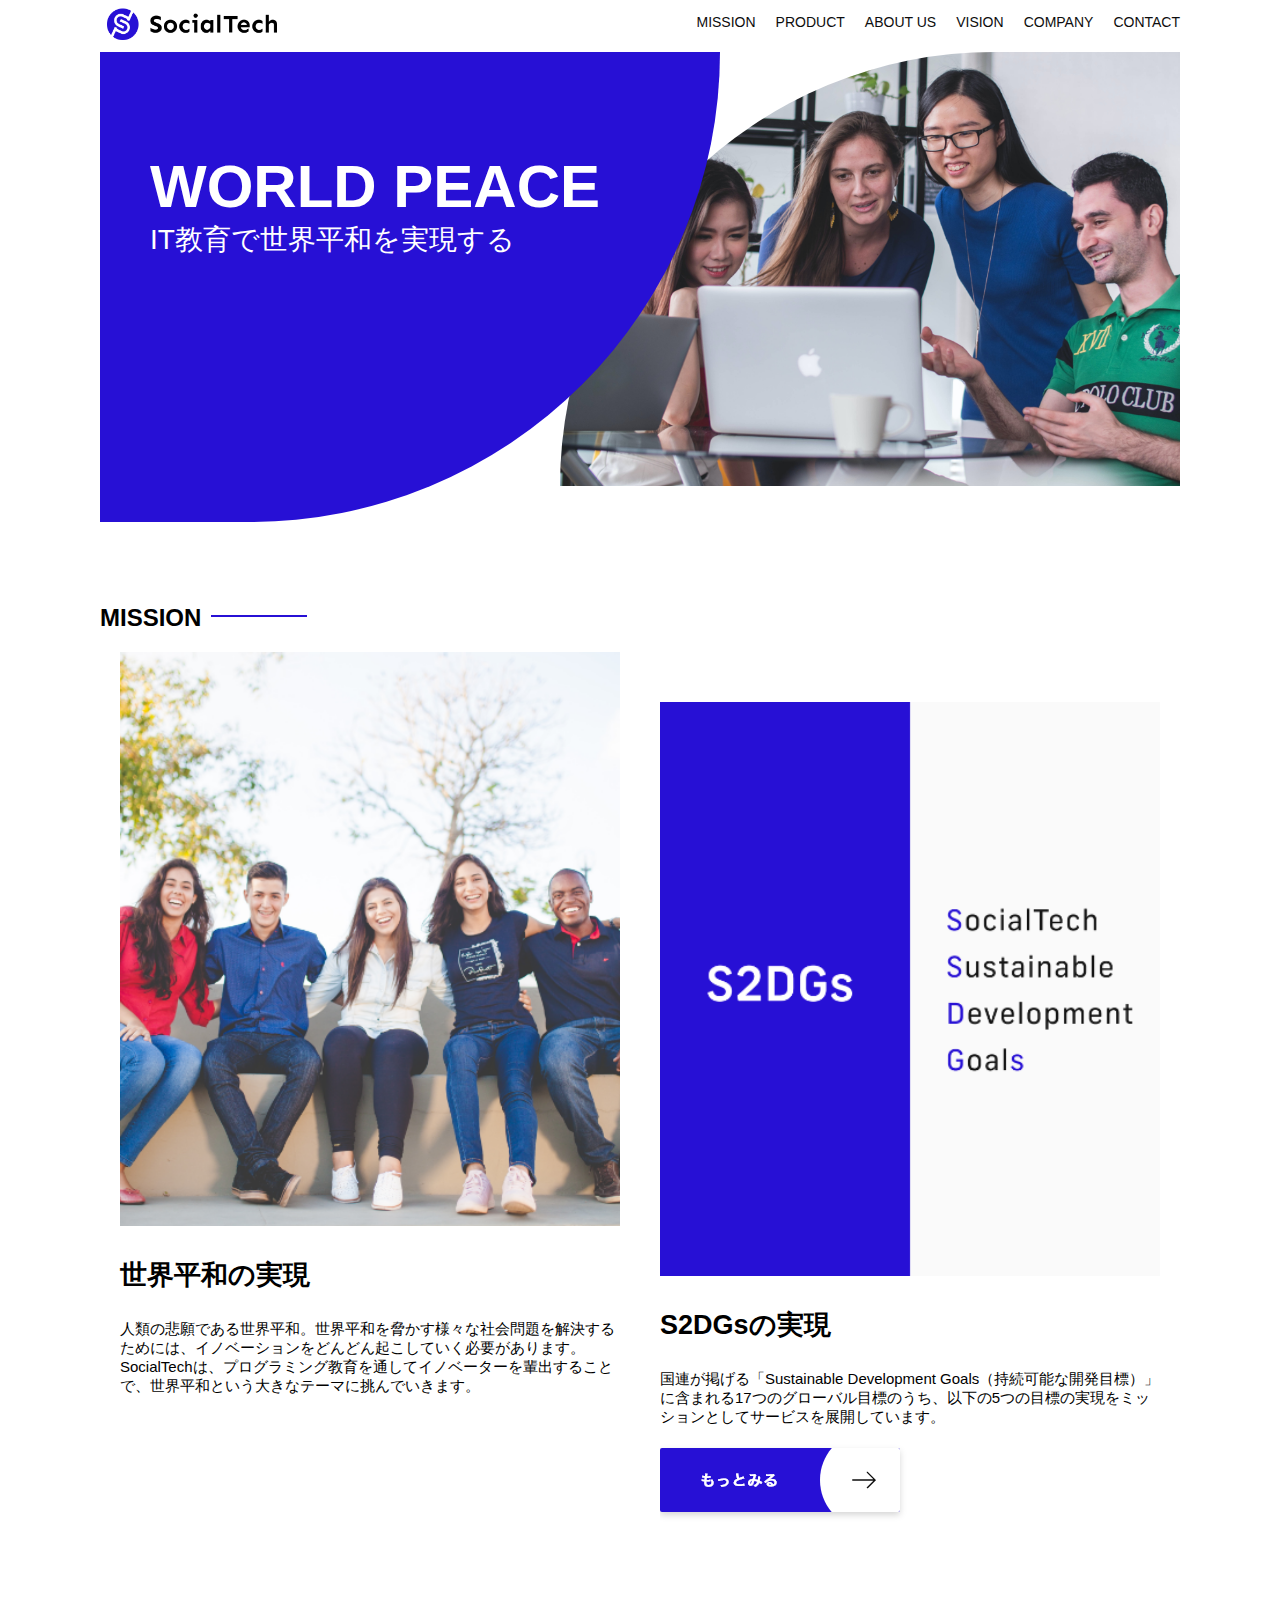
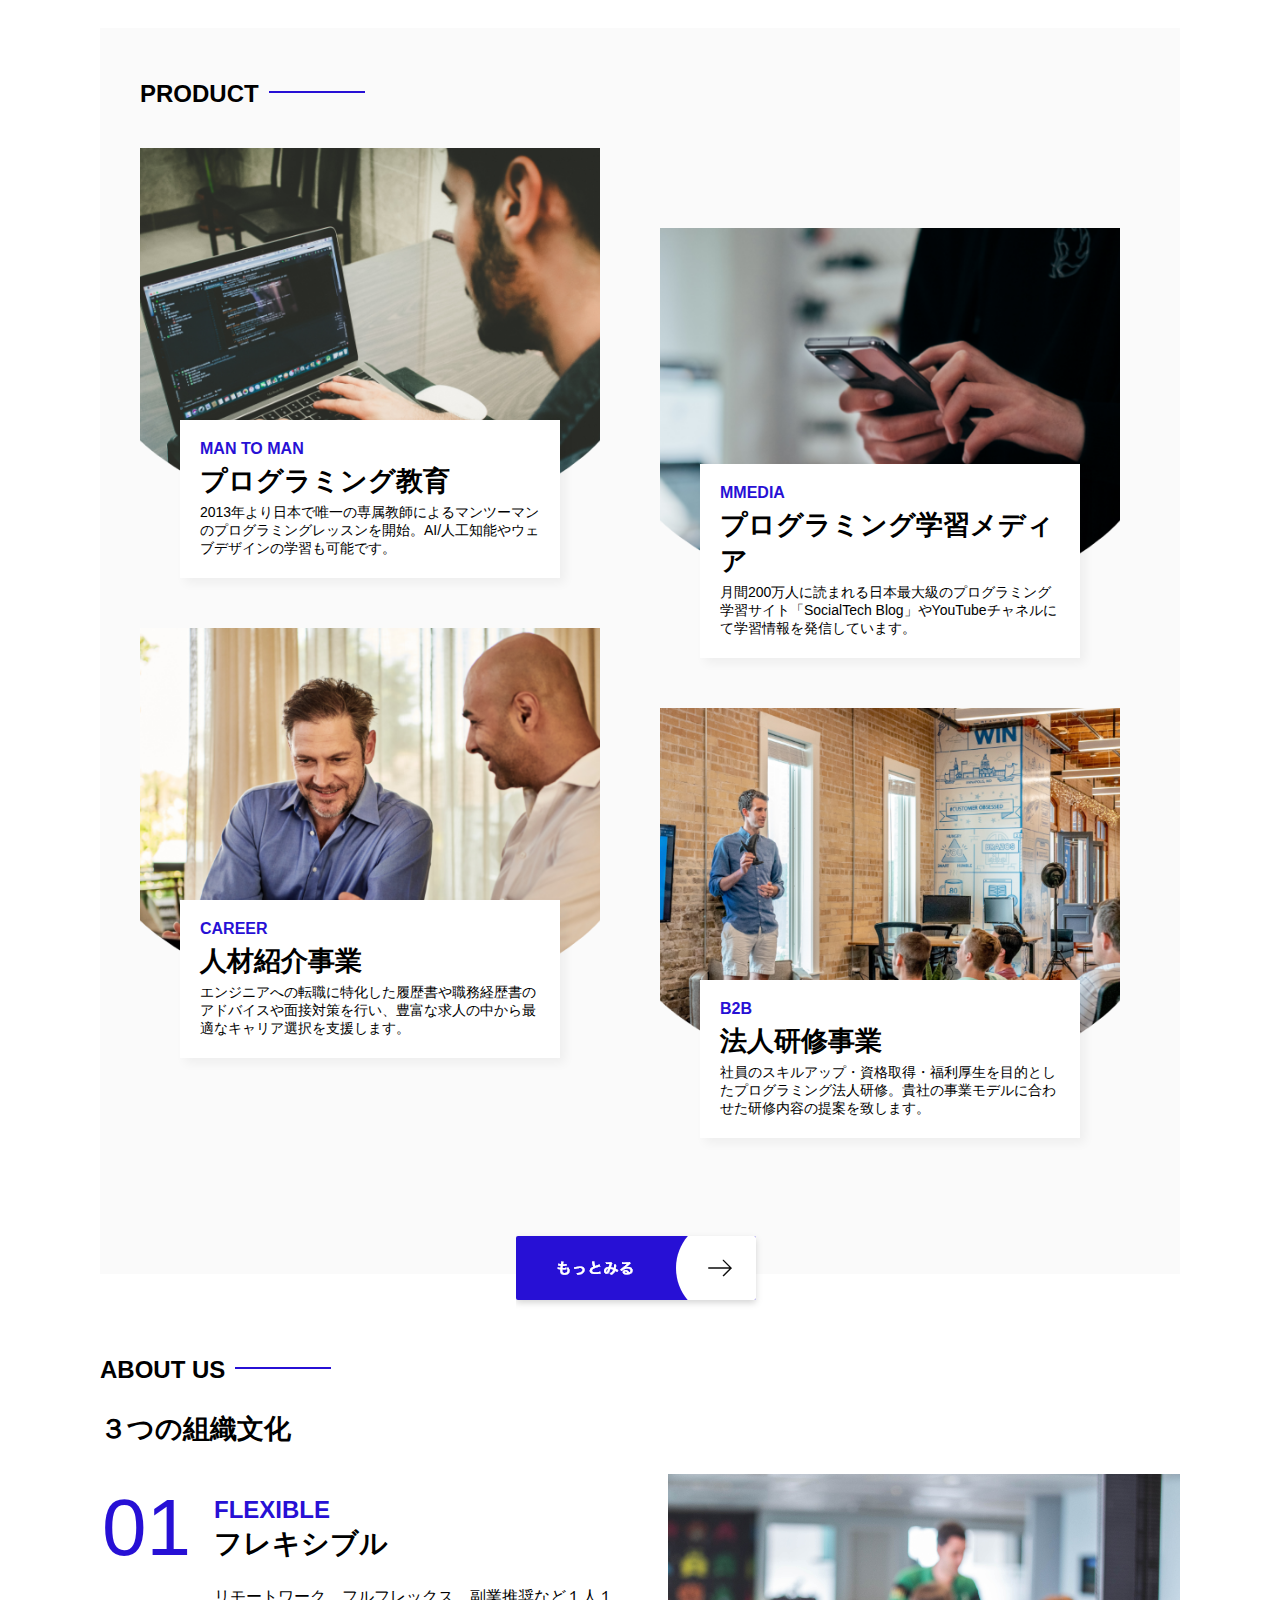
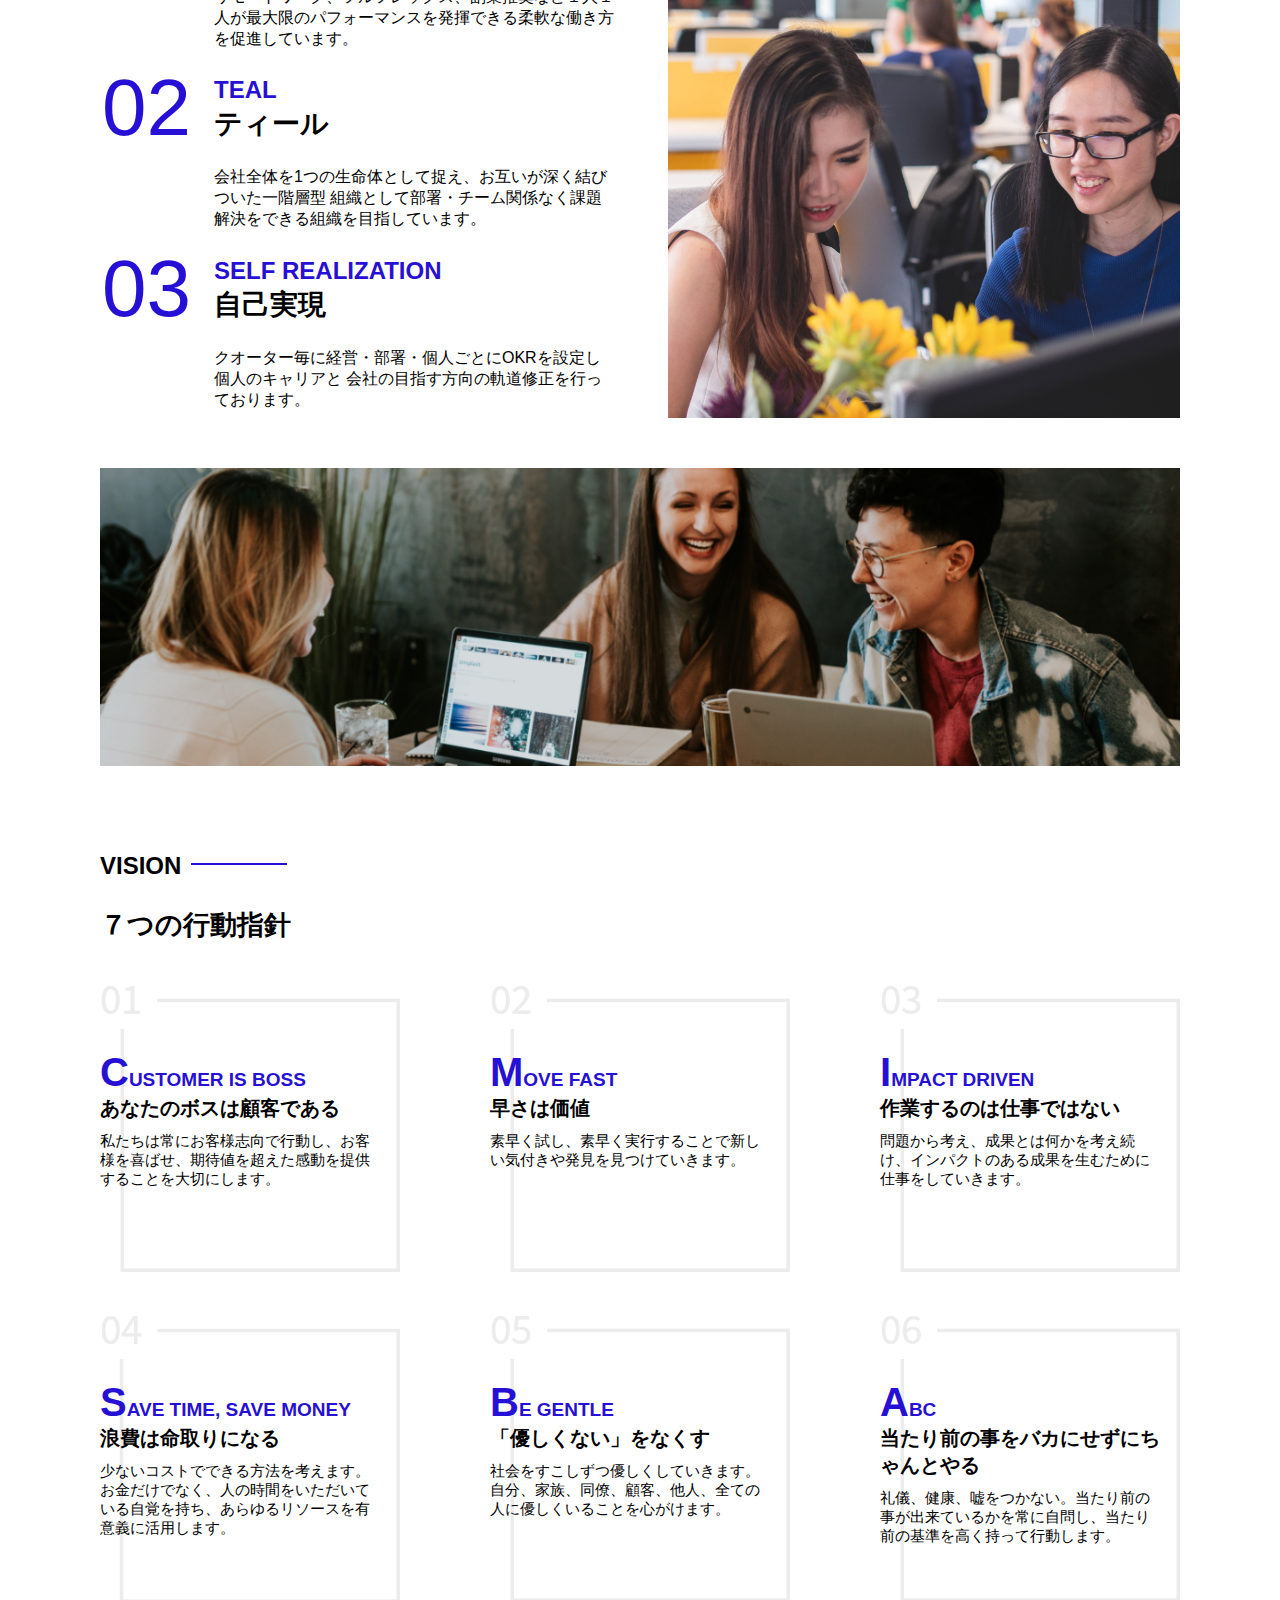
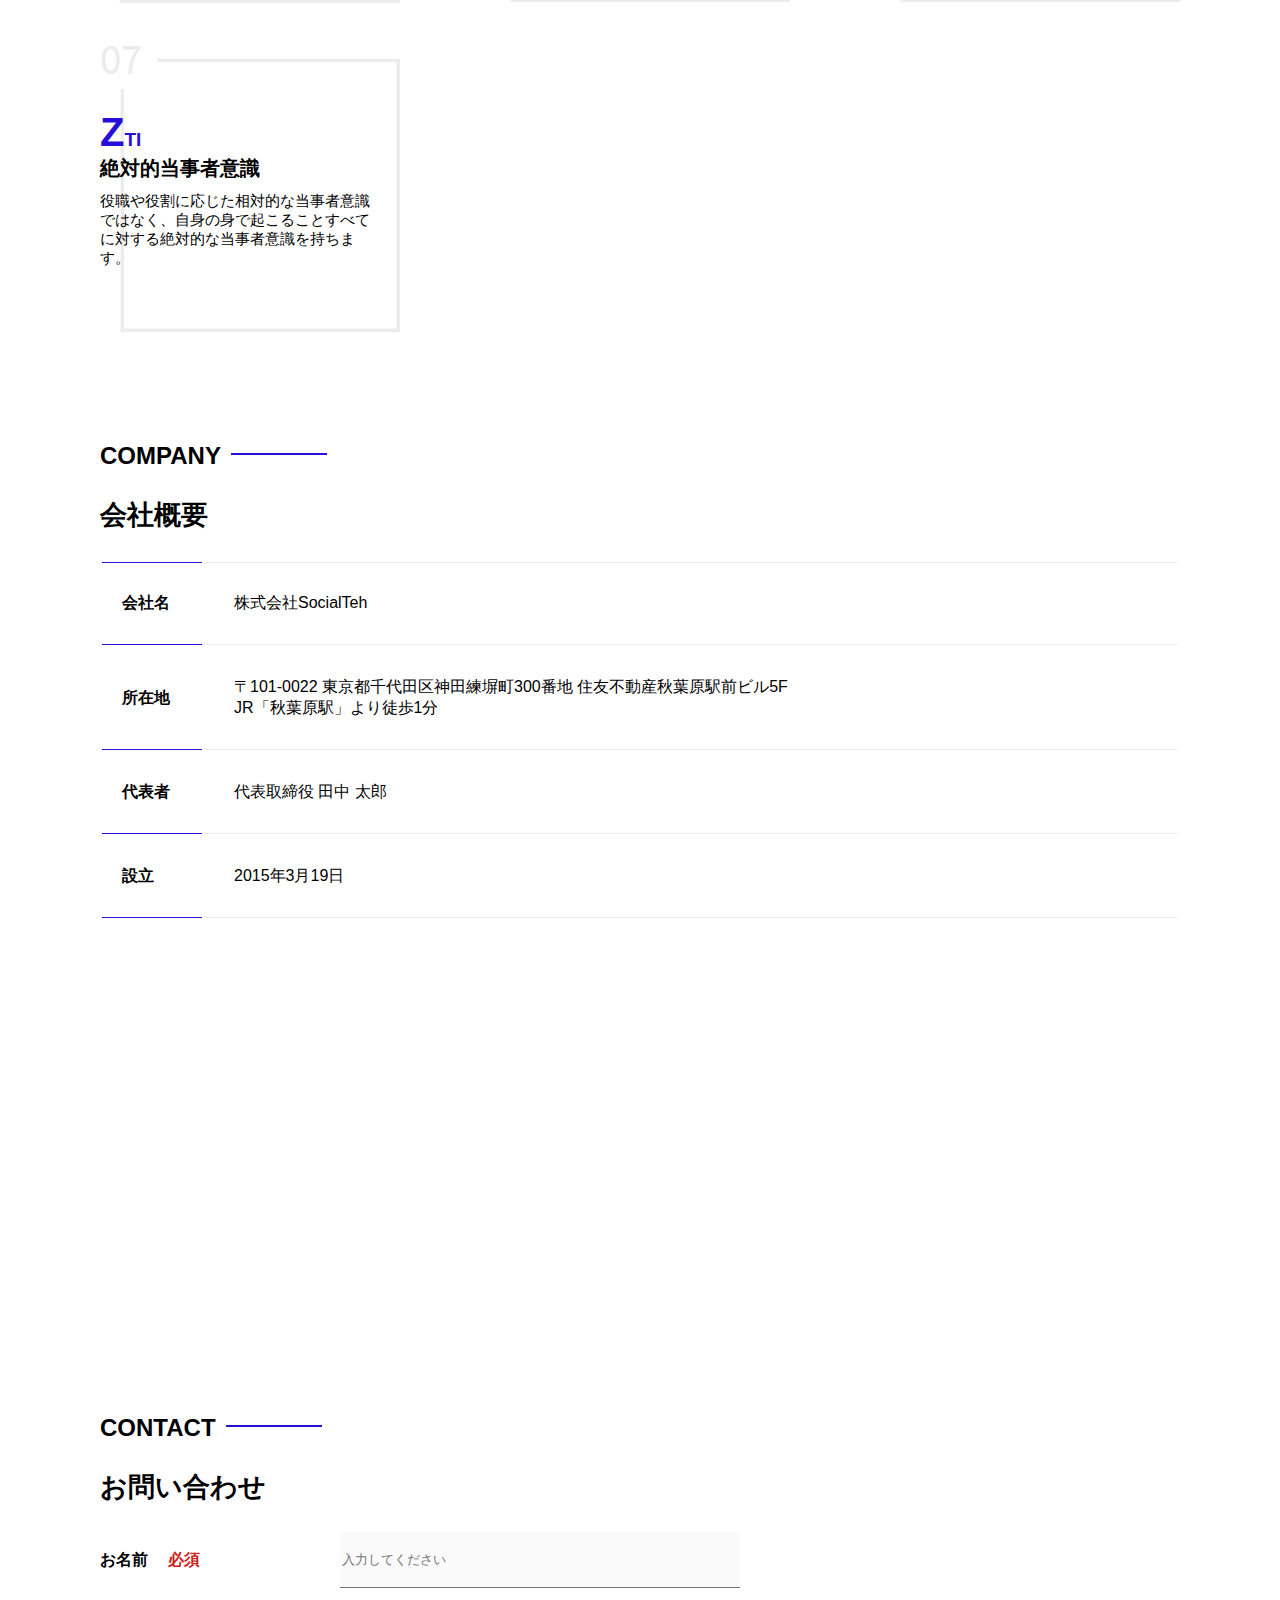
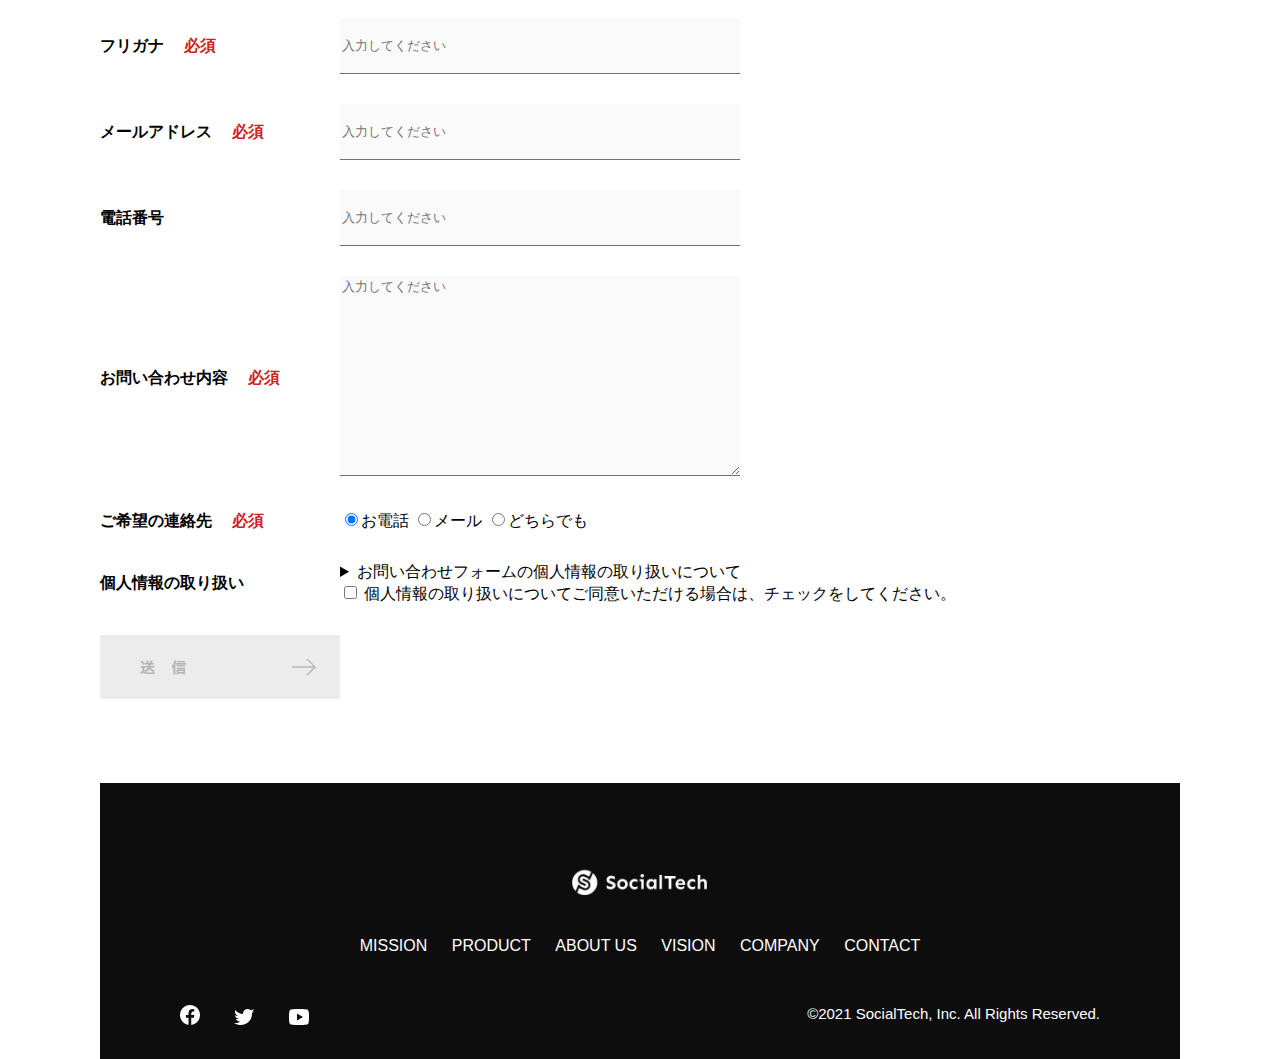
<file: index.html>
<!DOCTYPE html>
<html>

  <head>
    <title>SocialTech</title>
    <meta charset="UTF-8">
    <meta name="description" content="SocialTechはEdTech業界のリーディングカンパニーを目指します。">
    <meta name="viewport" content="width=device-width, initial-scale=1.0">
    <link rel="stylesheet" href="style.css">
  </head>

  <body>
    <!-- ヘッダー -->
    <header>
      <!-- ロゴ -->
      <a href="index.html" id="logo">
        <img src="images/logo.png" alt="トップページに戻る">
      </a>

      <!-- PC用ナビゲーション -->
      <nav id="nav-pc">
        <ul>
          <li><a href="mission.html">MISSION</a></li>
          <li><a href="product.html">PRODUCT</a></li>
          <li><a href="index.html#aboutus">ABOUT US</a></li>
          <li><a href="index.html#vision">VISION</a></li>
          <li><a href="index.html#company">COMPANY</a></li>
          <li><a href="index.html#contact">CONTACT</a></li>
        </ul>
      </nav>
      <!-- スマホ用メニューボタン -->
      <button id="menu-sp" onclick="document.getElementById('nav-sp').style.display = 'block'">
        <img src="images/button-menu.png" alt="ナビゲーションを開く">
      </button>
        
      <!-- スマホ用ナビゲーション -->
      <div id="nav-sp">
        <button id="close" onclick="document.getElementById('nav-sp').style.display = 'none'">
          <img src="images/button-close.png" alt="ナビゲーションを閉じる">
        </button>

        <nav>
          <ul>
            <li>
              <a id="logo-sp" href="index.html" onclick="document.getElementById('nav-sp').style.display = 'none'"><img
                  src="images/logo-sp.png" alt="トップページに戻る"></a>
            </li>
            <li><a class="menu" href="mission.html"
                onclick="document.getElementById('nav-sp').style.display = 'none'">MISSION</a></li>
            <li><a class="menu" href="product.html"
                onclick="document.getElementById('nav-sp').style.display = 'none'">PRODUCT</a></li>
            <li><a class="menu" href="index.html#aboutus"
                onclick="document.getElementById('nav-sp').style.display = 'none'">ABOUT US</a></li>
            <li><a class="menu" href="index.html#vision"
                onclick="document.getElementById('nav-sp').style.display = 'none'">VISION</a></li>
            <li><a class="menu" href="index.html#company"
                onclick="document.getElementById('nav-sp').style.display = 'none'">COMPANY</a></li>
            <li><a class="menu" href="index.html#contact"
                onclick="document.getElementById('nav-sp').style.display = 'none'">CONTACT</a></li>
          </ul>
        </nav>
        <div id="sns">
          <a href="https://www.facebook.com/sejuku2013">
            <img src="images/button-facebook.png" alt="Facebookのリンク">
          </a>
          <a href="https://twitter.com/samuraijuku">
            <img src="images/button-twitter.png" alt="Twitterのリンク">
          </a>
          <a href="https://www.youtube.com/channel/UCCFOQO5aDK0xXam4cUQXT8g">
            <img src="images/button-youtube.png" alt="YouTubeのリンク">
          </a>
        </div>
      </div>
    </header>

    <main>
      <article>
        <!-- メインビジュアル -->
        <section id="main-visual">
          <div id="main-message">
            <h1>WORLD PEACE</h1>
            <p>IT教育で世界平和を実現する</p>
          </div>
          <img src="images/index/index-main.png" alt="PCの周りに集まる多国籍の仲間たち">
        </section>

        <!-- ミッション -->
        <section id="mission">
          <h2 class="index-h2">MISSION</h2>
          <div id="mission-flex">
            <div>
              <img src="images/index/index-mission.png" alt="屋外のベンチで写真を撮影する外国籍の仲間たち" id="mission-photo">
              <h3>世界平和の実現</h3>
              <p>
                人類の悲願である世界平和。世界平和を脅かす様々な社会問題を解決するためには、イノベーションをどんどん起こしていく必要があります。SocialTechは、プログラミング教育を通してイノベーターを輩出することで、世界平和という大きなテーマに挑んでいきます。
              </p>
            </div>
            <div>
              <img src="images/index/s2dgs.png" alt=S2DGs" id="s2dgs">
              <h3>S2DGsの実現</h3>
              <p>
                国連が掲げる「Sustainable Development Goals（持続可能な開発目標）」に含まれる17つのグローバル目標のうち、以下の5つの目標の実現をミッションとしてサービスを展開しています。
              </p>
              <a href="mission.html">
                <img src="images/button-more.png" alt="もっとみる">
              </a>
            </div>
          </div>
        </section>

        <!-- プロダクト -->
        <section id="product">
          <h2 class="index-h2">PRODUCT</h2>
          <div class="product-flex">
            <div id="product-left">
              <div>
                <img src="images/index/index-mantoman.png" alt="PCでコードを書く男性" class="product-photo">
                <div class="product-explain">
                  <span>MAN TO MAN</span>
                  <h3>プログラミング教育</h3>
                  <p>2013年より日本で唯一の専属教師によるマンツーマンのプログラミングレッスンを開始。AI/人工知能やウェブデザインの学習も可能です。</p>
                </div>
              </div>
              <div>
                <img src="images/index/index-career.png" alt="笑顔で話し合う2人の男性" class="product-photo">
                <div class="product-explain">
                  <span>CAREER</span>
                  <h3>人材紹介事業</h3>
                  <p>エンジニアへの転職に特化した履歴書や職務経歴書のアドバイスや面接対策を行い、豊富な求人の中から最適なキャリア選択を支援します。</p>
                </div>
              </div>
            </div>
            <div id="product-right">
              <div>
                <img src="images/index/index-media.png" alt="スマートフォンを操作する人" class="product-photo">
                <div class="product-explain">
                  <span>MMEDIA</span>
                  <h3>プログラミング学習メディア</h3>
                  <p>月間200万人に読まれる日本最大級のプログラミング学習サイト「SocialTech Blog」やYouTubeチャネルにて学習情報を発信しています。</p>
                </div>
              </div>
              <div>
                <img src="images/index/index-b2b.png" alt="講演中の男性とそれを聴く人々" class="product-photo">
                <div class="product-explain">
                  <span>B2B</span>
                  <h3>法人研修事業</h3>
                  <p>社員のスキルアップ・資格取得・福利厚生を目的としたプログラミング法人研修。貴社の事業モデルに合わせた研修内容の提案を致します。</p>
                </div>
              </div>
            </div>
          </div>
          </div>
          <div id="product-more">
            <a href="product.html">
              <img src="images/button-more.png" alt="もっとみる">
            </a>
          </div>
        </section>
        <!-- ABOUT US -->
        <section id="aboutus">
          <h2 class="index-h2">ABOUT US</h2>
          <h3>３つの組織文化</h3>
          <div>
            <table class="culture-table">
              <tr>
                <td class="culture-num">01</td>
                <th><span class="culture-en">FLEXIBLE</span><br>フレキシブル</th>
              </tr>
              <tr>
                <td>
                  <!-- 空のセル -->
                </td>
                <td class="culture-description">リモートワーク、フルフレックス、副業推奨など１人１人が最大限のパフォーマンスを発揮できる柔軟な働き方を促進しています。</td>
              </tr>
              <tr>
                <td class="culture-num">02</td>
                <th><span class="culture-en">TEAL</span><br>ティール</th>
              </tr>
              <tr>
                <td>
                  <!-- 空のセル -->
                </td>
                <td class="culture-description">会社全体を1つの生命体として捉え、お互いが深く結びついた一階層型 組織として部署・チーム関係なく課題解決をできる組織を目指しています。</td>
              </tr>
              <tr>
                <td class="culture-num">03</td>
                <th><span class="culture-en">SELF REALIZATION</span><br>自己実現</th>
              </tr>
              <tr>
                <td>
                  <!-- 空のセル -->
                </td>
                <td class="culture-description">クオーター毎に経営・部署・個人ごとにOKRを設定し個人のキャリアと 会社の目指す方向の軌道修正を行っております。</td>
              </tr>
            </table>
            <img src="images/index/index-aboutus1.png" alt="笑顔で話し合う2人の女性" class="culture-img">
          </div>
          <img src="images/index/index-aboutus2.png" alt="笑顔で話し合う3人の男女" class="culture-img2">
        </section>
        <!-- VISION -->
        <section id="vision">
          <h2 class="index-h2">VISION</h2>
          <h3>７つの行動指針</h3>
          <div>
            <div class="vision-box">
              <img src="images/index/vision-01.png" alt="01">
              <div>
                <h4>CUSTOMER IS BOSS</h4>
                <h5>あなたのボスは顧客である</h5>
                <p>私たちは常にお客様志向で行動し、お客様を喜ばせ、期待値を超えた感動を提供することを大切にします。</p>
              </div>
            </div>
            <div class="vision-box">
              <img src="images/index/vision-02.png" alt="02">
              <div>
                <h4>MOVE FAST</h4>
                <h5>早さは価値</h5>
                <p>素早く試し、素早く実行することで新しい気付きや発見を見つけていきます。</p>
              </div>
            </div>
            <div class="vision-box">
              <img src="images/index/vision-03.png" alt="03">
              <div>
                <h4>IMPACT DRIVEN</h4>
                <h5>作業するのは仕事ではない</h5>
                <p>問題から考え、成果とは何かを考え続け、インパクトのある成果を生むために仕事をしていきます。</p>
              </div>
            </div>
            <div class="vision-box">
              <img src="images/index/vision-04.png" alt="04">
              <div>
                <h4>SAVE TIME, SAVE MONEY</h4>
                <h5>浪費は命取りになる</h5>
                <p>少ないコストでできる方法を考えます。お金だけでなく、人の時間をいただいている自覚を持ち、あらゆるリソースを有意義に活用します。</p>
              </div>
            </div>
            <div class="vision-box">
              <img src="images/index/vision-05.png" alt="05">
              <div>
                <h4>BE GENTLE</h4>
                <h5>「優しくない」をなくす</h5>
                <p>社会をすこしずつ優しくしていきます。自分、家族、同僚、顧客、他人、全ての人に優しくいることを心がけます。</p>
              </div>
            </div>
            <div class="vision-box">
              <img src="images/index/vision-06.png" alt="06">
              <div>
                <h4>ABC</h4>
                <h5>当たり前の事をバカにせずにちゃんとやる</h5>
                <p>礼儀、健康、嘘をつかない。当たり前の事が出来ているかを常に自問し、当たり前の基準を高く持って行動します。</p>
              </div>
            </div>
            <div class="vision-box">
              <img src="images/index/vision-07.png" alt="07">
              <div>
                <h4>ZTI</h4>
                <h5>絶対的当事者意識</h5>
                <p>役職や役割に応じた相対的な当事者意識ではなく、自身の身で起こることすべてに対する絶対的な当事者意識を持ちます。</p>
              </div>
            </div>
          </div>
        </section>
        <!-- COMPANY -->
        <section id="company">
          <h2 class="index-h2">COMPANY</h2>
          <h3>会社概要</h3>
          <table id="company-table">
            <tr>
              <th class="tableheader tableheader-first">会社名</th>
              <td class="cell cell-first">株式会社SocialTeh</td>
            </tr>
            <tr>
              <th class="tableheader">所在地</th>
              <td class="cell">〒101-0022 東京都千代田区神田練塀町300番地 住友不動産秋葉原駅前ビル5F<br>JR「秋葉原駅」より徒歩1分</td>
            </tr>
            <tr>
              <th class="tableheader">代表者</th>
              <td class="cell">代表取締役 田中 太郎</td>
            </tr>
            <tr>
              <th class="tableheader">設立</th>
              <td class="cell">2015年3月19日</td>
            </tr>
          </table>
          <iframe
            src="https://www.google.com/maps/embed?pb=!1m18!1m12!1m3!1d3240.0688551336807!2d139.77207767644902!3d35.69992317258123!2m3!1f0!2f0!3f0!3m2!1i1024!2i768!4f13.1!3m3!1m2!1s0x60188fee13660e23%3A0x77137876edf742ac!2z5L2P5Y-L5LiN5YuV55Sj56eL6JGJ5Y6f6aeF5YmN44OT44Or!5e0!3m2!1sja!2sjp!4v1722197804493!5m2!1sja!2sjp"
            style="border:0;" allowfullscreen="" loading="lazy">
          </iframe>
        </section>
        <!-- お問い合わせフォーム -->
        <section id="contact">
          <h2 class="index-h2">CONTACT</h2>
          <h3>お問い合わせ</h3>
          <form>
            <div>
              <div class="contact-heading">
                <label class="contact-label">お名前<span class="contact-span">必須</span></label>
              </div>
              <div>
                <input type="text" name="name" placeholder="入力してください" class="contact-textbox">
              </div>
            </div>
            <div>
              <div class="contact-heading">
                <label class="contact-label">フリガナ<span class="contact-span">必須</span></label>
              </div>
              <div>
                <input type="text" name="hurigana" placeholder="入力してください" class="contact-textbox">
              </div>
            </div>
            <div>
              <div class="contact-heading">
                <label class="contact-label">メールアドレス<span class="contact-span">必須</span></label>
              </div>
              <div>
                <input type="text" name="email" placeholder="入力してください" class="contact-textbox">
              </div>
            </div>
            <div>
              <div class="contact-heading">
                <label class="contact-label">電話番号</label>
              </div>
              <div>
                <input type="text" name="tel" placeholder="入力してください" class="contact-textbox">
              </div>
            </div>
            <div>
              <div class="contact-heading">
                <label class="contact-label">お問い合わせ内容<span class="contact-span">必須</span></label>
              </div>
              <div>
                <textarea class="contact-textarea" placeholder="入力してください" name="message"></textarea>
              </div>
            </div>
            <div>
              <div class="contact-heading">
                <label class="contact-label">ご希望の連絡先<span class="contact-span">必須</span></label>
              </div>
              <div>
                <input class="radiobutton" type="radio" value="tel" name="contact" checked><label>お電話</label>
                <input class="radiobutton" type="radio" value="mail" name="contact"><label>メール</label>
                <input class="radiobutton" type="radio" value="both" name="contact"><label>どちらでも</label>
              </div>
            </div>
            <div>
              <div class="contact-heading">
                <label class="contact-label">個人情報の取り扱い</label>
              </div>
              <div>
                <details>
                  <summary>お問い合わせフォームの個人情報の取り扱いについて</summary>
                  <div>
                    <dl>
                      <dt>１．組織の名称又は氏名</dt>
                      <dd>株式会社SocialTech</dd>
                      <dt>２．個人情報保護管理者（若しくはその代理人）の氏名又は職名、所属及び連絡先</dt>
                      <dd>
                        <p>鈴木 一郎 コーポレート部</p>
                        <p>メールアドレス：samurai@example.com</p>
                        <p>TEL：03-1234-5678</p>
                      </dd>
                      <dt>３．個人情報の利用目的</dt>
                      <dd>
                        <ul>
                          <li>本サービス及び本サービスに関連する情報の提供又はそれらに関する連絡のため</li>
                          <li>ユーザーの本人確認のため</li>
                          <li>当社サービスのご案内のため</li>
                          <li>当社の商品等の広告または宣伝（電子メールによるものを含むものとします。）</li>
                        </ul>
                      </dd>
                      <dt>４．個人情報の取り扱い業務の委託</dt>
                      <dd>
                        個人情報の取扱業務の全部または一部を外部に業務委託する場合があります。その際、弊社は、個人情報を適切に保護できる管理体制を敷き実行していることを条件として委託先を厳選したうえで、機密保持契約を委託先と締結し、お客様の個人情報を厳密に管理させます。
                      </dd>
                      <dt>５．個人情報の開示等の請求</dt>
                      <dd>
                        お客様は、弊社に対してご自身の個人情報の開示等（利用目的の通知、開示、内容の訂正・追加・削除、利用の停止または消去、第三者への提供の停止）に関して、当社問合わせ窓口に申し出ることができます。<br>
                        その際、弊社はお客様ご本人を確認させていただいたうえで、合理的な期間内に対応いたします。<br>
                        なお、個人情報に関する弊社問合わせ先は、次の通りです。</dd>
                      <dd>
                        <p>株式会社SocialTech 個人情報問合せ窓口</p>
                        <p>〒150-0043　東京都千代田区神田練塀町300番地 住友不動産秋葉原駅前ビル5F</p>
                        <p>メールアドレス：samurai@example.com　TEL：03-1234-5678</p>
                      </dd>

                      <dt>６．個人情報を提供されることの任意性について</dt>
                      <dd>お客様がご自身の個人情報を弊社に提供されるか否かは、お客様のご判断によりますが、もしご提供されない場合には、適切なサービスが提供できない場合がありますので予めご了承ください。</dd>
                    </dl>
                  </div>
                </details>
                <input type="checkbox" name="agree">
                <span>個人情報の取り扱いについてご同意いただける場合は、チェックをしてください。</span>
              </div>
            </div>
            <input type="image" src="images/button-submit.png" alt="送信する">
          </form>
        </section>
      </article>
    </main>

    <footer>
      <div id="footer-logo">
        <img src="images/logo-sp.png" alt="SocialTech">
      </div>
      <div id="footer-link">
        <a href="mission.html">MISSION</a>
        <a href="product.html">PRODUCT</a>
        <a href="index.html#aboutus">ABOUT US</a>
        <a href="index.html#vision">VISION</a>
        <a href="index.html#company">COMPANY</a>
        <a href="index.html#contact">CONTACT</a>
      </div>
      <div id="sns-footer">
        <div class="sns-btns">
          <a href="https://www.facebook.com/sejuku2013"><img src="images/button-facebook.png" alt="Facebookのリンク"></a>
          <a href="https://twitter.com/samuraijuku"><img src="images/button-twitter.png" alt="Twitterのリンク"></a>
          <a href="https://www.youtube.com/channel/UCCFOQO5aDK0xXam4cUQXT8g"><img src="images/button-youtube.png"
              alt="YouTubeのリンク"></a>
        </div>
        <p id="copyright">&copy;2021 SocialTech, Inc. All Rights Reserved.</p>
      </div>
    </footer>

  </body>

</html>
</file>
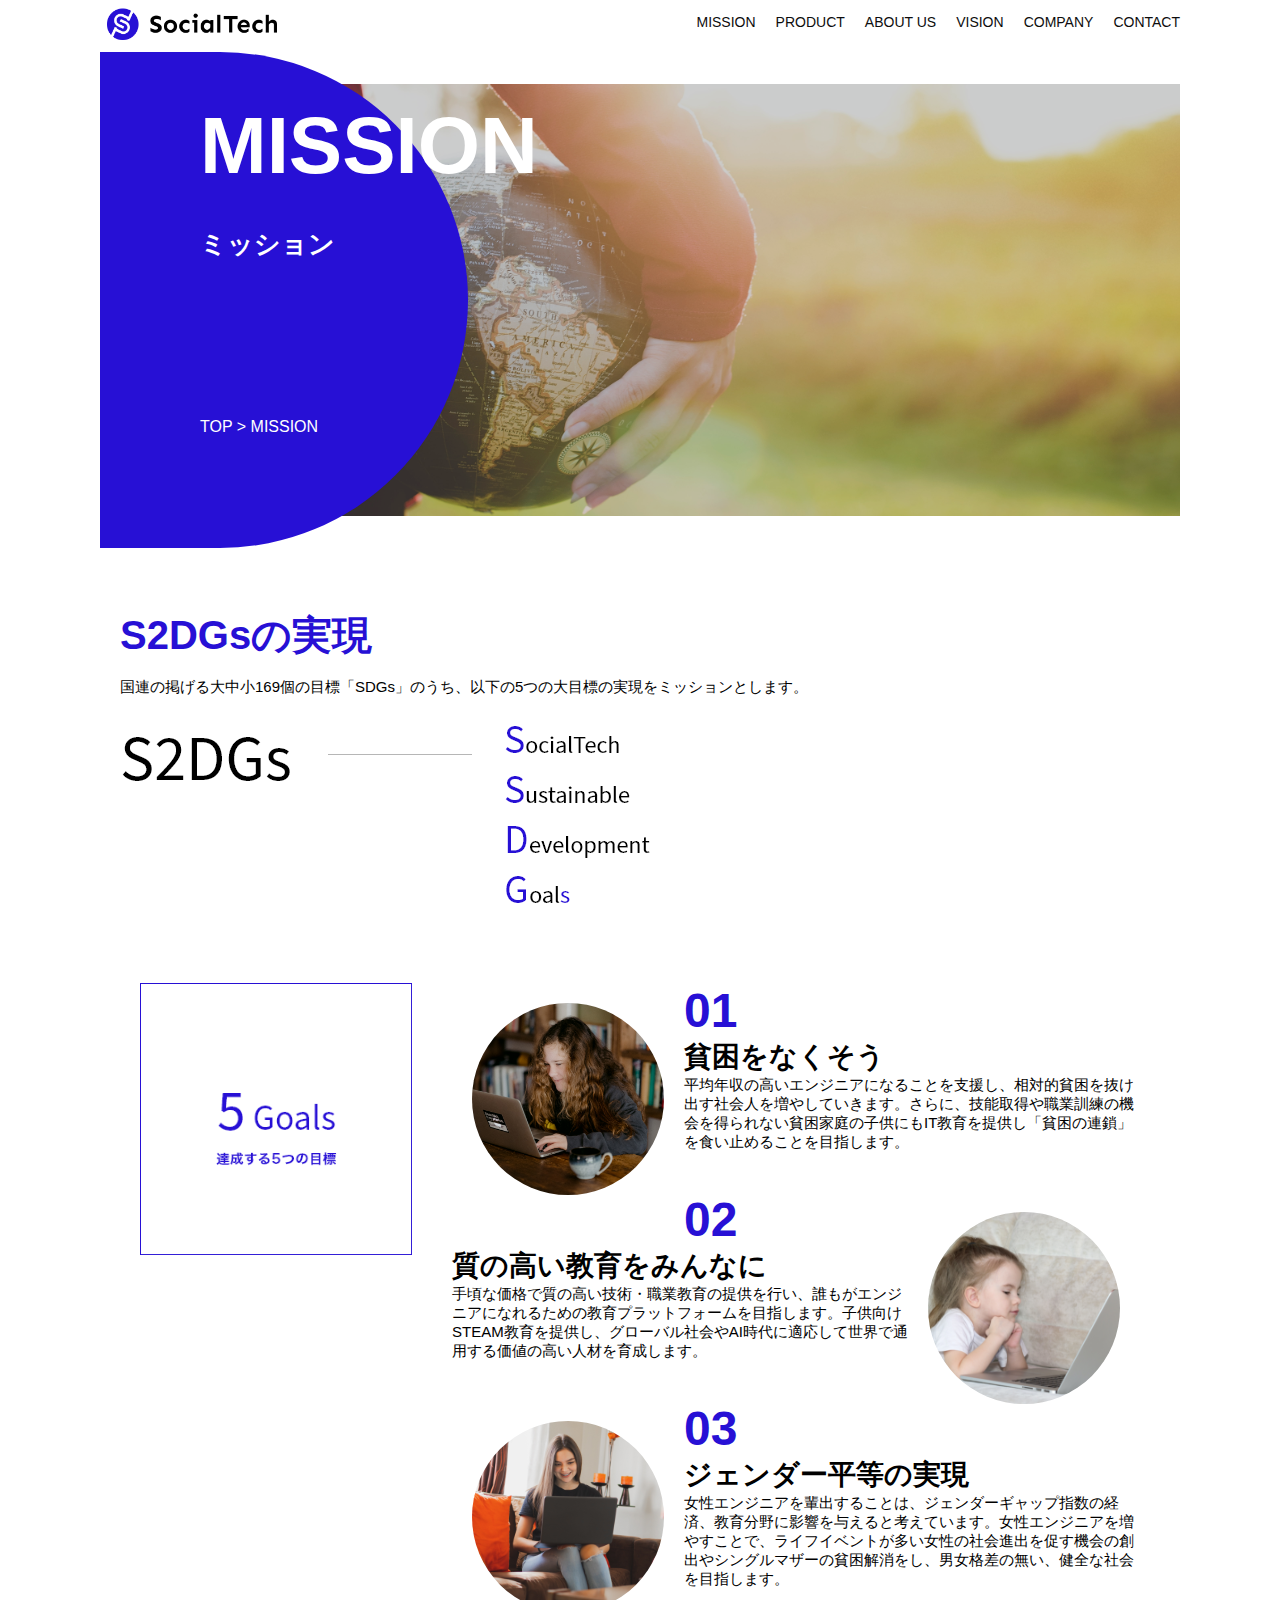
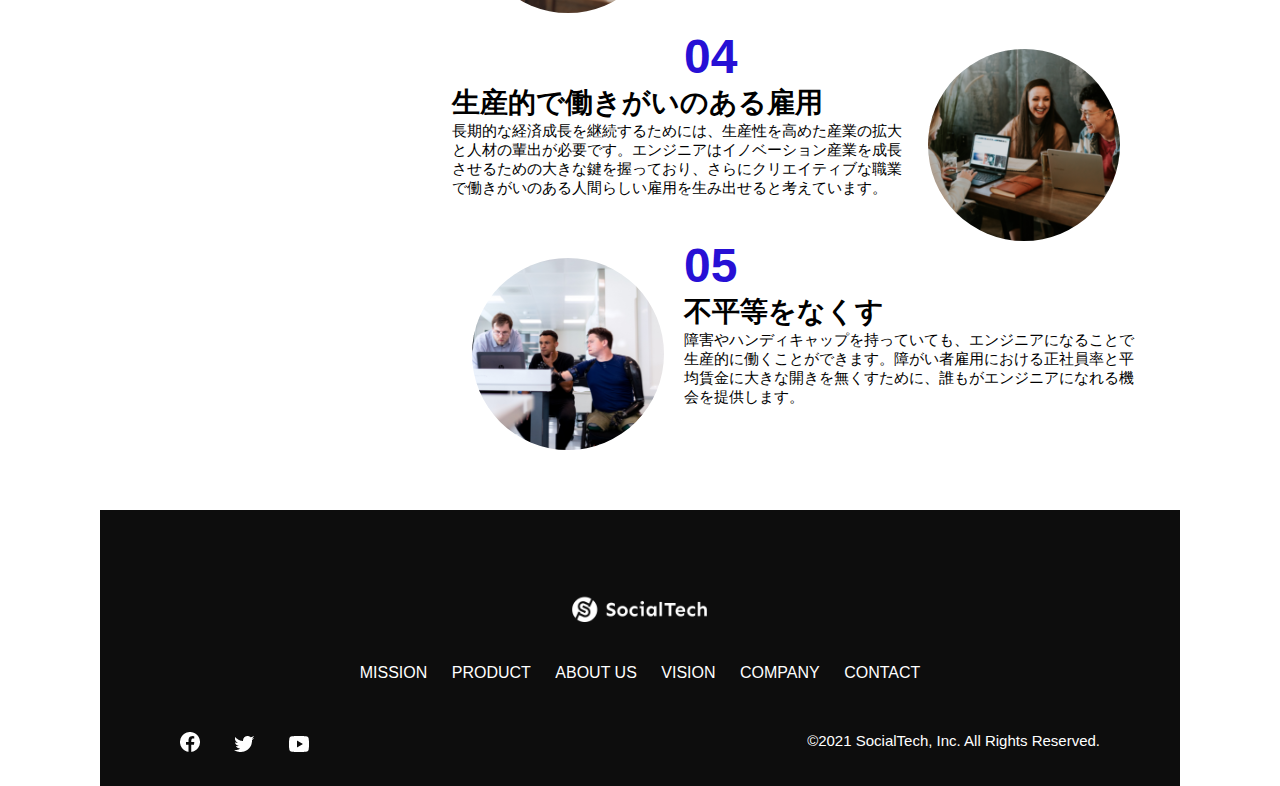
<file: mission.html>
<!DOCTYPE html>
<html lang="ja">

<head>
  <meta charset="UTF-8">
  <meta name="viewport" content="width=device-width, initial-scale=1.0">
  <meta name="description" content="SocialTechが目指す5つの目標（S2DGs）を紹介します">
  <link rel="stylesheet" href="style.css">
  <title>SocialTech - MISSION ミッション -</title>
</head>

<body>
  <!-- ヘッダー -->
  <header>
    <!-- ロゴ -->
    <a href="index.html" id="logo">
      <img src="images/logo.png" alt="トップページに戻る">
    </a>

    <!-- PC用ナビゲーション -->
    <nav id="nav-pc">
      <ul>
        <li><a href="mission.html">MISSION</a></li>
        <li><a href="product.html">PRODUCT</a></li>
        <li><a href="index.html#aboutus">ABOUT US</a></li>
        <li><a href="index.html#vision">VISION</a></li>
        <li><a href="index.html#company">COMPANY</a></li>
        <li><a href="index.html#contact">CONTACT</a></li>
      </ul>
    </nav>
    <!-- スマホ用メニューボタン -->
    <button id="menu-sp" onclick="document.getElementById('nav-sp').style.display = 'block'">
      <img src="images/button-menu.png" alt="ナビゲーションを開く">
    </button>

    <!-- スマホ用ナビゲーション -->
    <div id="nav-sp">
      <button id="close" onclick="document.getElementById('nav-sp').style.display = 'none'">
        <img src="images/button-close.png" alt="ナビゲーションを閉じる">
      </button>

      <nav>
        <ul>
          <li>
            <a id="logo-sp" href="index.html" onclick="document.getElementById('nav-sp').style.display = 'none'"><img
                src="images/logo-sp.png" alt="トップページに戻る"></a>
          </li>
          <li><a class="menu" href="mission.html"
              onclick="document.getElementById('nav-sp').style.display = 'none'">MISSION</a></li>
          <li><a class="menu" href="product.html"
              onclick="document.getElementById('nav-sp').style.display = 'none'">PRODUCT</a></li>
          <li><a class="menu" href="index.html#aboutus"
              onclick="document.getElementById('nav-sp').style.display = 'none'">ABOUT US</a></li>
          <li><a class="menu" href="index.html#vision"
              onclick="document.getElementById('nav-sp').style.display = 'none'">VISION</a></li>
          <li><a class="menu" href="index.html#company"
              onclick="document.getElementById('nav-sp').style.display = 'none'">COMPANY</a></li>
          <li><a class="menu" href="index.html#contact"
              onclick="document.getElementById('nav-sp').style.display = 'none'">CONTACT</a></li>
        </ul>
      </nav>
      <div id="sns">
        <a href="https://www.facebook.com/sejuku2013">
          <img src="images/button-facebook.png" alt="Facebookのリンク">
        </a>
        <a href="https://twitter.com/samuraijuku">
          <img src="images/button-twitter.png" alt="Twitterのリンク">
        </a>
        <a href="https://www.youtube.com/channel/UCCFOQO5aDK0xXam4cUQXT8g">
          <img src="images/button-youtube.png" alt="YouTubeのリンク">
        </a>
      </div>
    </div>
  </header>

  <main>
    <article>
      <section id="mission-main">
        <div class="mission-main-inner">
          <div id="mission-title">
            <h1>MISSION<br><span>ミッション</span></h1>
            <p>TOP > MISSION</p>
          </div>
        </div>
      </section>

      <section id="mission-s2dgs">
        <h2 class="mission-h2">S2DGsの実現</h2>
        <p>国連の掲げる大中小169個の目標「SDGs」のうち、以下の5つの大目標の実現をミッションとします。</p>
        <img src="images/mission/mission-s2dgs.png" alt="S2DGs">
      </section>

      <section id="mission-five-goals">
        <div class="five-goals-image">
          <img src="images/mission/mission-5goals.png" alt="5Goals">
        </div>
        <div class="five-goals-read">
          <div>
            <img class="fivegoals-image-left" src="images/mission/mission-5goals01.png" alt="PCを操作する女の子">
            <span class="fivegoals-number">01</span>
            <h3 class="fivegoals-h3">貧困をなくそう</h3>
            <p class="fivegoals-p">
              平均年収の高いエンジニアになることを支援し、相対的貧困を抜け出す社会人を増やしていきます。さらに、技能取得や職業訓練の機会を得られない貧困家庭の子供にもIT教育を提供し「貧困の連鎖」を食い止めることを目指します。
            </p>
          </div>
          <div>
            <img class="fivegoals-image-right" src="images/mission/mission-5goals02.png" alt="PCを見つめる小さい女の子">
            <span class="fivegoals-number">02</span>
            <h3 class="fivegoals-h3">質の高い教育をみんなに</h3>
            <p class="fivegoals-p">
              手頃な価格で質の高い技術・職業教育の提供を行い、誰もがエンジニアになれるための教育プラットフォームを目指します。子供向けSTEAM教育を提供し、グローバル社会やAI時代に適応して世界で通用する価値の高い人材を育成します。
            </p>
          </div>
          <div>
            <img class="fivegoals-image-left" src="images/mission/mission-5goals03.png" alt="PCを操作する女性">
            <span class="fivegoals-number">03</span>
            <h3 class="fivegoals-h3">ジェンダー平等の実現</h3>
            <p class="fivegoals-p">
              女性エンジニアを輩出することは、ジェンダーギャップ指数の経済、教育分野に影響を与えると考えています。女性エンジニアを増やすことで、ライフイベントが多い女性の社会進出を促す機会の創出やシングルマザーの貧困解消をし、男女格差の無い、健全な社会を目指します。
            </p>
          </div>
          <div>
            <img class="fivegoals-image-right" src="images/mission/mission-5goals04.png" alt="笑顔で話し合う3人の男女">
            <span class="fivegoals-number">04</span>
            <h3 class="fivegoals-h3">生産的で働きがいのある雇用</h3>
            <p class="fivegoals-p">
              長期的な経済成長を継続するためには、生産性を高めた産業の拡大と人材の輩出が必要です。エンジニアはイノベーション産業を成長させるための大きな鍵を握っており、さらにクリエイティブな職業で働きがいのある人間らしい雇用を生み出せると考えています。
            </p>
          </div>
          <div>
            <img class="fivegoals-image-left" src="images/mission/mission-5goals05.png" alt="障害を持つ男性が生き生きと働く様子">
            <span class="fivegoals-number">05</span>
            <h3 class="fivegoals-h3">不平等をなくす</h3>
            <p class="fivegoals-p">
              障害やハンディキャップを持っていても、エンジニアになることで生産的に働くことができます。障がい者雇用における正社員率と平均賃金に大きな開きを無くすために、誰もがエンジニアになれる機会を提供します。</p>
          </div>
        </div>
      </section>
    </article>
  </main>

  <footer>
    <div id="footer-logo">
      <img src="images/logo-sp.png" alt="SocialTech">
    </div>
    <div id="footer-link">
      <a href="mission.html">MISSION</a>
      <a href="product.html">PRODUCT</a>
      <a href="index.html#aboutus">ABOUT US</a>
      <a href="index.html#vision">VISION</a>
      <a href="index.html#company">COMPANY</a>
      <a href="index.html#contact">CONTACT</a>
    </div>
    <div id="sns-footer">
      <div class="sns-btns">
        <a href="https://www.facebook.com/sejuku2013"><img src="images/button-facebook.png" alt="Facebookのリンク"></a>
        <a href="https://twitter.com/samuraijuku"><img src="images/button-twitter.png" alt="Twitterのリンク"></a>
        <a href="https://www.youtube.com/channel/UCCFOQO5aDK0xXam4cUQXT8g"><img src="images/button-youtube.png"
            alt="YouTubeのリンク"></a>
      </div>
      <p id="copyright">&copy;2021 SocialTech, Inc. All Rights Reserved.</p>
    </div>
  </footer>

</body>

</html>
</file>
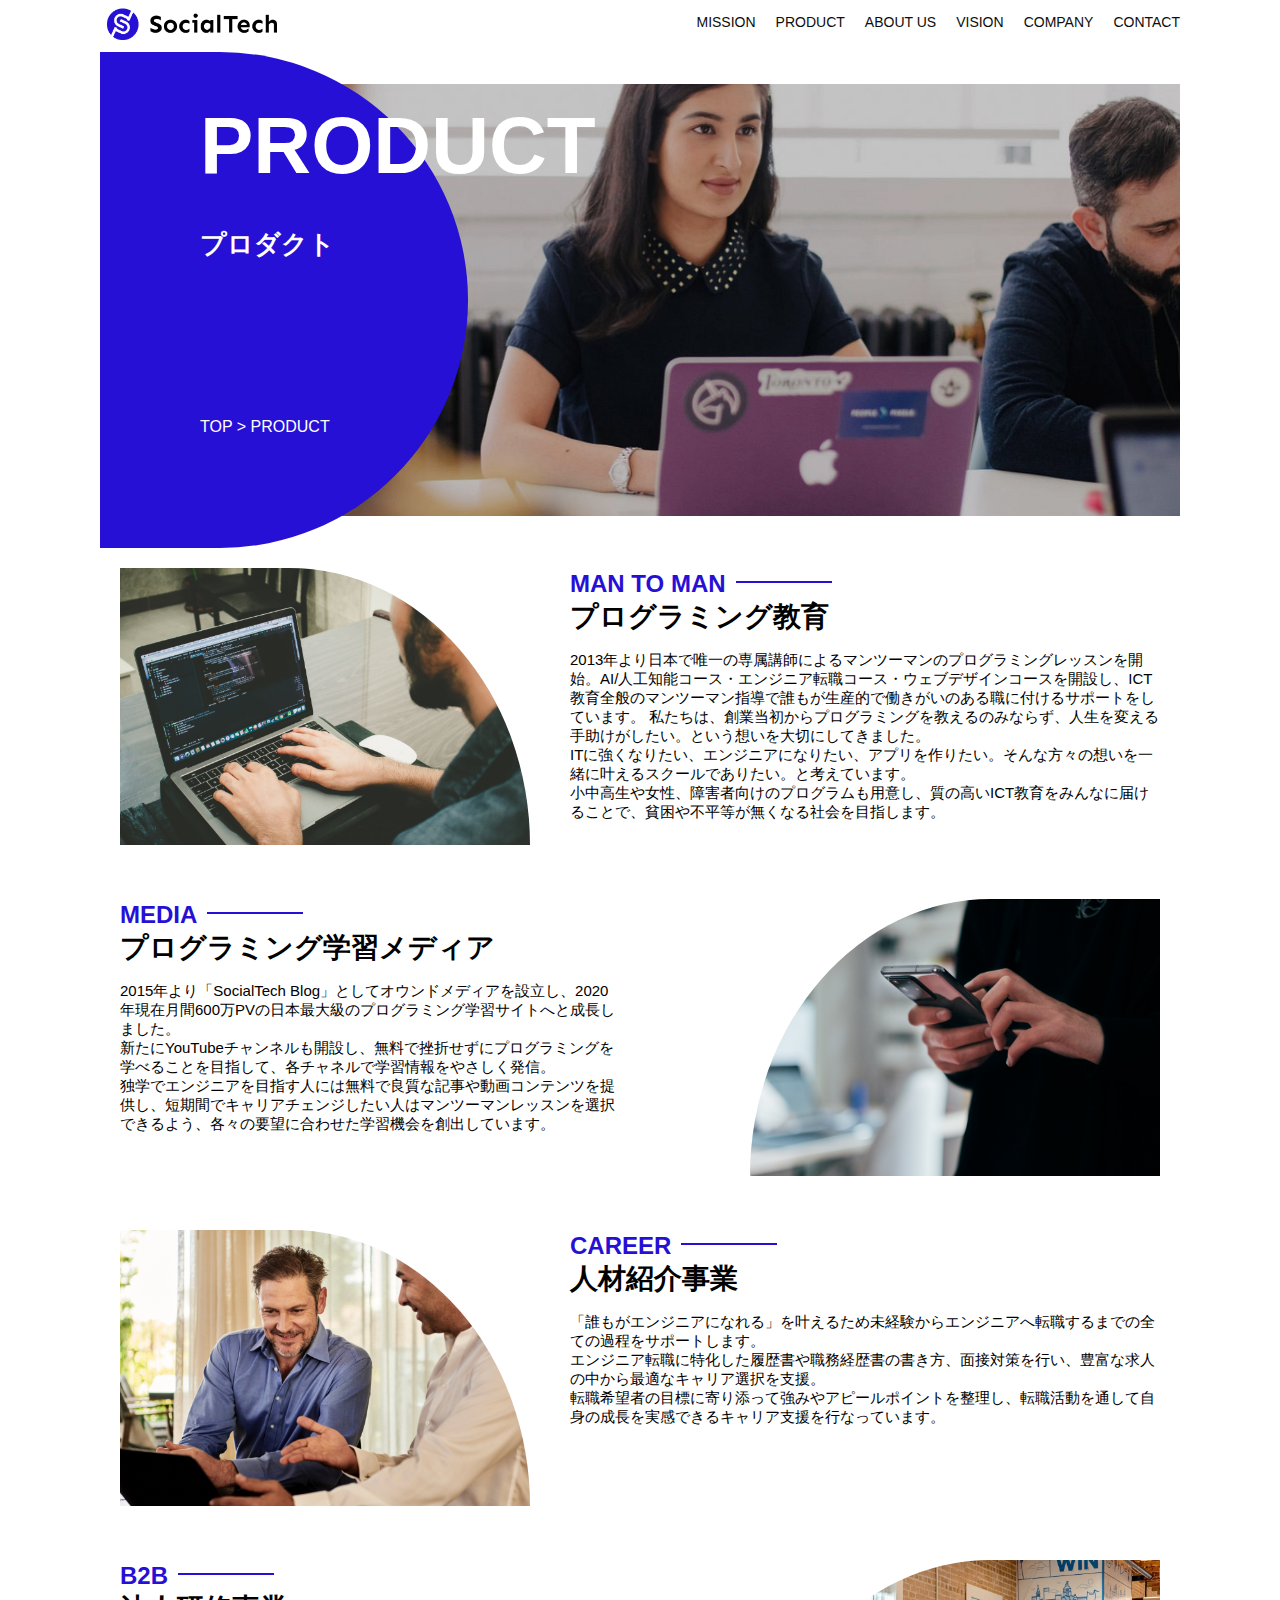
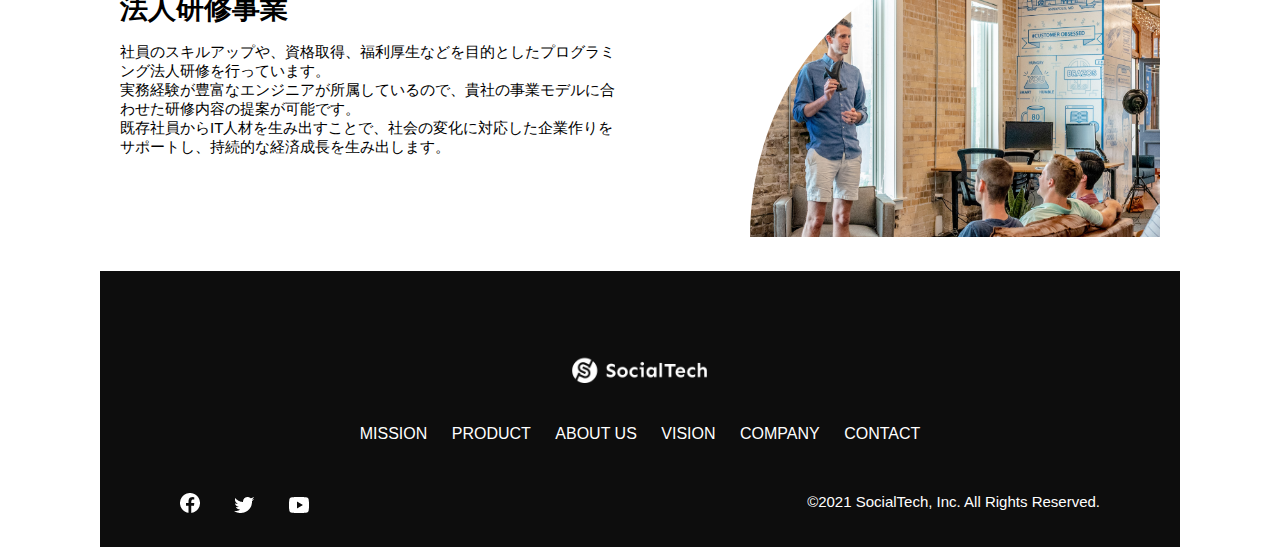
<file: product.html>
<!DOCTYPE html>
<html>

<head>
  <title>SocialTech -PRODUCT プロダクト-</title>
  <meta charset="UTF-8">
  <meta name="description" content="SocialTechの４つのプロダクトを紹介します">
  <meta name="viewport" content="width=device-width, initial-scale=1.0">
  <link rel="stylesheet" href="style.css">
</head>

<body>
  <!-- ヘッダー -->
  <header>
    <!-- ロゴ -->
    <a href="index.html" id="logo">
      <img src="images/logo.png" alt="トップページに戻る">
    </a>

    <!-- PC用ナビゲーション -->
    <nav id="nav-pc">
      <ul>
        <li><a href="mission.html">MISSION</a></li>
        <li><a href="product.html">PRODUCT</a></li>
        <li><a href="index.html#aboutus">ABOUT US</a></li>
        <li><a href="index.html#vision">VISION</a></li>
        <li><a href="index.html#company">COMPANY</a></li>
        <li><a href="index.html#contact">CONTACT</a></li>
      </ul>
    </nav>
    <!-- スマホ用メニューボタン -->
    <button id="menu-sp" onclick="document.getElementById('nav-sp').style.display = 'block'">
      <img src="images/button-menu.png" alt="ナビゲーションを開く">
    </button>
      
    <!-- スマホ用ナビゲーション -->
    <div id="nav-sp">
      <button id="close" onclick="document.getElementById('nav-sp').style.display = 'none'">
        <img src="images/button-close.png" alt="ナビゲーションを閉じる">
      </button>

      <nav>
        <ul>
          <li>
            <a id="logo-sp" href="index.html" onclick="document.getElementById('nav-sp').style.display = 'none'"><img
                src="images/logo-sp.png" alt="トップページに戻る"></a>
          </li>
          <li><a class="menu" href="mission.html"
              onclick="document.getElementById('nav-sp').style.display = 'none'">MISSION</a></li>
          <li><a class="menu" href="product.html"
              onclick="document.getElementById('nav-sp').style.display = 'none'">PRODUCT</a></li>
          <li><a class="menu" href="index.html#aboutus"
              onclick="document.getElementById('nav-sp').style.display = 'none'">ABOUT US</a></li>
          <li><a class="menu" href="index.html#vision"
              onclick="document.getElementById('nav-sp').style.display = 'none'">VISION</a></li>
          <li><a class="menu" href="index.html#company"
              onclick="document.getElementById('nav-sp').style.display = 'none'">COMPANY</a></li>
          <li><a class="menu" href="index.html#contact"
              onclick="document.getElementById('nav-sp').style.display = 'none'">CONTACT</a></li>
        </ul>
      </nav>
      <div id="sns">
        <a href="https://www.facebook.com/sejuku2013">
          <img src="images/button-facebook.png" alt="Facebookのリンク">
        </a>
        <a href="https://twitter.com/samuraijuku">
          <img src="images/button-twitter.png" alt="Twitterのリンク">
        </a>
        <a href="https://www.youtube.com/channel/UCCFOQO5aDK0xXam4cUQXT8g">
          <img src="images/button-youtube.png" alt="YouTubeのリンク">
        </a>
      </div>
    </div>
  </header>
  
  <main>
    <article>
      <section id="product-main">
        <div class="product-main-inner">
          <div id="product-title">
            <h1>PRODUCT<br><span>プロダクト</span></h1>
            <p>TOP > PRODUCT</p>
          </div>
        </div>
      </section>

      <section class="product-section product-section-left">
        <div class="product-section-img">
          <img src="images/product/product-mantoman.png" alt="PCでコードを書く男性">
        </div>
        <div class="product-read">
          <h2 class="product-h2">MAN TO MAN</h2>
          <h3 class="product-h3">プログラミング教育</h3>
          <p>
            2013年より日本で唯一の専属講師によるマンツーマンのプログラミングレッスンを開始。AI/人工知能コース・エンジニア転職コース・ウェブデザインコースを開設し、ICT教育全般のマンツーマン指導で誰もが生産的で働きがいのある職に付けるサポートをしています。 私たちは、創業当初からプログラミングを教えるのみならず、人生を変える手助けがしたい。という想いを大切にしてきました。<br>ITに強くなりたい、エンジニアになりたい、アプリを作りたい。そんな方々の想いを一緒に叶えるスクールでありたい。と考えています。<br>小中高生や女性、障害者向けのプログラムも用意し、質の高いICT教育をみんなに届けることで、貧困や不平等が無くなる社会を目指します。
          </p>
        </div>
      </section>

      <section class="product-section product-section-right">
        <div class="product-read">
          <h2 class="product-h2">MEDIA</h2>
          <h3 class="product-h3">プログラミング学習メディア</h3>
          <p>
            2015年より「SocialTech Blog」としてオウンドメディアを設立し、2020年現在月間600万PVの日本最大級のプログラミング学習サイトへと成長しました。<br>新たにYouTubeチャンネルも開設し、無料で挫折せずにプログラミングを学べることを目指して、各チャネルで学習情報をやさしく発信。<br>独学でエンジニアを目指す人には無料で良質な記事や動画コンテンツを提供し、短期間でキャリアチェンジしたい人はマンツーマンレッスンを選択できるよう、各々の要望に合わせた学習機会を創出しています。
          </p>
        </div>
        <div class="product-section-img">
          <img src="images/product/product-media.png" alt="スマートフォンを操作する人">
        </div>
      </section>

      <section class="product-section product-section-left">
        <div class="product-section-img">
          <img src="images/product/product-career.png" alt="笑顔で話し合う2人の男性">
        </div>
        <div class="product-read">
          <h2 class="product-h2">CAREER</h2>
          <h3 class="product-h3">人材紹介事業</h3>
          <p>
            「誰もがエンジニアになれる」を叶えるため未経験からエンジニアへ転職するまでの全ての過程をサポートします。<br>エンジニア転職に特化した履歴書や職務経歴書の書き方、面接対策を行い、豊富な求人の中から最適なキャリア選択を支援。<br>転職希望者の目標に寄り添って強みやアピールポイントを整理し、転職活動を通して自身の成長を実感できるキャリア支援を行なっています。<br>
          </p>
        </div>
      </section>

      <section class="product-section product-section-right">
        <div class="product-read">
          <h2 class="product-h2">B2B</h2>
          <h3 class="product-h3">法人研修事業</h3>
          <p>
            社員のスキルアップや、資格取得、福利厚生などを目的としたプログラミング法人研修を行っています。<br>実務経験が豊富なエンジニアが所属しているので、貴社の事業モデルに合わせた研修内容の提案が可能です。<br>既存社員からIT人材を生み出すことで、社会の変化に対応した企業作りをサポートし、持続的な経済成長を生み出します。
          </p>
        </div>
        <div class="product-section-img">
          <img src="images/product/product-b2b.png" alt="講演中の男性とそれを聴く人々">
        </div>
      </section>

    </article>
  </main>

  <footer>
    <div id="footer-logo">
      <img src="images/logo-sp.png" alt="SocialTech">
    </div>
    <div id="footer-link">
      <a href="mission.html">MISSION</a>
      <a href="product.html">PRODUCT</a>
      <a href="index.html#aboutus">ABOUT US</a>
      <a href="index.html#vision">VISION</a>
      <a href="index.html#company">COMPANY</a>
      <a href="index.html#contact">CONTACT</a>
    </div>
    <div id="sns-footer">
      <div class="sns-btns">
        <a href="https://www.facebook.com/sejuku2013"><img src="images/button-facebook.png" alt="Facebookのリンク"></a>
        <a href="https://twitter.com/samuraijuku"><img src="images/button-twitter.png" alt="Twitterのリンク"></a>
        <a href="https://www.youtube.com/channel/UCCFOQO5aDK0xXam4cUQXT8g"><img src="images/button-youtube.png"
            alt="YouTubeのリンク"></a>
      </div>
      <p id="copyright">&copy;2021 SocialTech, Inc. All Rights Reserved.</p>
    </div>
  </footer>

</body>

</html>
</file>
<file: style.css>
* {
  box-sizing: border-box;
}

p {
  font-size: 15px;
}

/* PC、スマホ共通スタイル */
body {
  max-width: 1080px;
  margin: 0 auto;
  font-family: "Source Sans Pro", "Hiragino Kaku Gothic ProN", Meiryo, Arial, sans-serif;
}

/* ヘッダー */
header {
  display: flex;
  justify-content: space-between;
}

/* ナビゲーションのレイアウト */
#nav-pc {
  font-size: 14px;
}

#nav-pc ul {
  display: flex;
  padding-left: 0;
}

#nav-pc li {
  list-style: none;
}

/* ナビゲーションのリンクの装飾設定 */
#nav-pc a {
  text-decoration: none;
  margin-left: 20px;
  color: #0d0d0d;
}

#nav-pc a:hover {
  text-decoration: underline;
}

/* スマホ用ナビを非表示 */
#nav-sp,
#menu-sp {
  display: none;
}

/* メインビジュアル */
#main-visual {
  position: relative;
  height: 470px;
}

#main-message {
  position: absolute;
  top: 0;
  left: 0;
  background-color: #2710d5;
  color: #fff;
  border-radius: 0 0 476px 0;
  max-width: 620px;
  width: 100%;
  height: 100%;
  z-index: 11;
}

#main-message>h1 {
  font-size: 60px;
  margin: 100px 0 0 50px;
}

#main-message>p {
  font-size: 28px;
  margin: 0 0 0 50px;
}

#main-visual>img {
  max-width: 620px;
  border-radius: 476px 0 0 0;
  position: absolute;
  top: 0;
  right: 0;
  z-index: 10;
}

/* 見出し */
h2 {
  margin: 40px 0 0 0;
}

h2::after {
  content: url("images/line.png");
  margin-left: 10px;
}

h3 {
  font-size: 27px;
}

/* ミッション */
#mission {
  margin: 80px auto 80px auto;
}

#mission-flex {
  display: flex;
}

#mission-flex>div {
  width: 50%;
  margin: 20px;
}

#mission-photo {
  width: 100%;
}

#s2dgs {
  margin-top: 50px;
  width: 100%;
}

/* プロダクト */
#product {
  background-color: #fafafa;
  margin: 80px 0 80px 0;
  padding: 10px 40px 0px 40px;
}

/* 外枠 */
#product .product-flex {
  margin-top: 40px;
  display: flex;
}

/* 左のカラム */
#product-left {
  width: 50%;
  margin-right: 20px;
}

/* 右のカラム */
#product-right {
  width: 50%;
  margin-left: 20px;
  margin-top: 80px;
}

/* 画像＋説明の枠 */
#product-left>div {
  position: relative;
  height: 480px;
  margin-right: 20px;
}

#product-right>div {
  position: relative;
  height: 480px;
  margin-right: 20px;
}

/* 画像 */
.product-photo {
  width: 100%;
}

/* 説明文の枠 */
.product-explain {
  background-color: #fff;
  position: absolute;
  left: 0;
  bottom: 50px;
  margin: 0 40px 0 40px;
  padding: 20px;
  box-shadow: 5px 5px 10px rgba(0, 0, 0, 0.05);
}

/* 説明文の英語 */
.product-explain>span {
  color: #2710d5;
  font-weight: bold;
  font-size: 16px;
  margin: 0;
}

/* 説明文の見出し */
.product-explain>h3 {
  margin: 5px 0 5px 0;
}

/* 説明文 */
.product-explain>p {
  font-size: 14px;
  margin: 0;
}

/* もっと見るボタン */
#product-more {
  text-align: center;
}

#product-more a {
  position: relative;
  bottom: -42px;
}

/* ABOUT US */
#aboutus {
  margin: 80px auto 80px auto;
}

/* ３つの組織文化と画像を入れる枠 */
#aboutus>div {
  display: flex;
}

/* 画像 */
.culture-img {
  width: 50%;
  align-self: flex-start;
}

.culture-img2 {
  margin-top: 50px;
  width: 100%;
}

/* ３つの組織文化の表 */
.culture-table {
  margin-right: 50px;
}

/* 番号 */
.culture-num {
  font-size: 80px;
  color: #2710d5;
  padding: 0 20px 0 0;
}

/* 見出し */
.culture-table th {
  text-align: left;
  font-size: 28px;
  font-weight: bold;
}

/* 組織文化英語 */
.culture-en {
  color: #2710d5;
  font-size: 24px;
}

/* 説明文 */
.culture-description {
  margin: 0;
}

/* ビジョン */
#vision {
  margin: 80px auto 80px auto;
}

/* セクション内の外枠 */
#vision>div {
  display: flex;
  justify-content: space-between;
  flex-wrap: wrap;
}

/* ７つの行動指針の枠 */
.vision-box {
  width: 300px;
  height: 300px;
  margin-bottom: 30px;
  position: relative;
}

.vision-box>img {
  width: 100%;
  position: relative;
  z-index: 30;
}

.vision-box div {
  position: absolute;
  top: 0;
  left: 0;
  z-index: 31;
  margin-right: 20px;
}

.vision-box>div>h4 {
  color: #2710d5;
  font-size: 19px;
  margin: 80px 0 0 0;
}

.vision-box>div>h4::first-letter {
  font-size: 40px;
}

.vision-box>div>h5 {
  font-size: 20px;
  margin: 0 0 0 0;
}

.vision-box>div>p {
  margin: 10px 0 0 0;
}

/* 会社概要 */
#company {
  margin: 80px auto 80px auto;
}

#company-table {
  width: 100%;
}

.tableheader {
  text-align: left;
  padding: 20px;
  border-bottom-color: #2710d5;
  border-bottom-width: 1px;
  border-bottom-style: solid;
  width: 100px;
}

.tableheader-first {
  border-top: 1px solid #2710d5;
}

.cell {
  padding: 30px;
  border-bottom: 1px solid #ececec;
}

.cell-first {
  border-top: 1px solid #ececec;
}

#company>iframe {
  width: 100%;
  height: 368px;
  margin-top: 40px;
}

/* お問い合わせ */
#contact {
  margin: 80px auto 80px auto;
}

/* 外枠 */
#contact>form>div {
  display: flex;
  flex-direction: row;
  flex-wrap: wrap;
  padding-bottom: 30px;
}

/* 左列の見出し */
.contact-heading {
  width: 240px;
  align-self: center;
}

/* 見出しのラベル */
.contact-label {
  font-weight: bold;
}

/* 必須 */
.contact-span {
  color: #ce2222;
  margin: 0 0 0 20px;
  font-weight: bold;
}

/* テキストボックス */
.contact-textbox {
  border-top: 0px;
  border-left: 0px;
  border-right: 0px;
  border-bottom-width: 1px;
  border-bottom-color: #707070;
  border-style: solid;
  background-color: #fafafa;
  width: 400px;
  height: 56px;
}

/* お問い合わせ内容のテキストエリア */
.contact-textarea {
  border-top: 0px;
  border-left: 0px;
  border-right: 0px;
  border-bottom-width: 1px;
  border-bottom-color: #707070;
  background-color: #fafafa;
  width: 400px;
  height: 200px;
}

/* 個人情報の取り扱い */
#contact dt {
  font-weight: bold;
}

#contact dd {
  margin: 0 0 16px 0;
}

#contact dd p {
  margin: 0;
}

#contact dd ul {
  padding-left: 0;
}

#contact dd li {
  margin-bottom: 0;
  list-style: none;
}

/* フッター */
footer {
  background-color: #0d0d0d;
  text-align: center;
  padding: 80px 80px 30px 80px;
}

#footer-logo {
  margin-bottom: 30px;
}

#footer-logo {
  margin-bottom: 30px;
}

#footer-link {
  margin-bottom: 50px;
}

#footer-link>a {
  text-decoration: none;
  margin: 10px;
  color: #ffffff;
}

#footer-link>a:hover {
  text-decoration: underline;
}

#sns-footer {
  display: flex;
  justify-content: space-between;
  text-align: left;
}

#sns-footer a {
  margin-right: 30px;
}

#copyright {
  color: #ffffff;
  margin: 0;
}

/* mission.html用スタイル */
/* ミッションのメインビジュアル */
.mission-main-inner {
  background-image: url("images/mission/mission-main.png");
  background-repeat: no-repeat;
  background-position-y: center;
}

#mission-title {
  background-color: #2710d5;
  width: 368px;
  color: #ffffff;
  height: 496px;
  border-radius: 0 248px 248px 0;
  position: relative;
}

#mission-title h1 {
  position: absolute;
  top: 0;
  left: 100px;
  font-size: 80px;
  line-height: 1;
}

#mission-title h1 span {
  font-size: 26px;
}

#mission-title>p {
  position: absolute;
  top: 350px;
  left: 100px;
  font-size: 16px;
}

/* ミッションページS2DGSの設定 */
#mission-s2dgs {
  padding: 20px;
}

.mission-h2 {
  color: #2710d5;
  font-size: 40px;
}

.mission-h2::after {
  content: none;
}

/* ミッションページ５つのゴールの設定 */
#mission-five-goals {
  padding: 20px;
  display: flex;
}

#mission-five-goals .five-goals-image {
  width: 30%;
  padding: 20px;
}

#mission-five-goals .five-goals-image img {
  width: 100%;
}

#mission-five-goals .five-goals-read {
  width: 70%;
  padding: 20px;
}

#mission-five-goals .five-goals-read>div {
  margin-bottom: 40px;
}

.fivegoals-image-right {
  float: right;
  margin: 20px;
}

.fivegoals-image-left {
  float: left;
  margin: 20px;
}

.fivegoals-number {
  color: #2710d5;
  font-size: 48px;
  font-weight: bold;
  margin: 0;
}

.fivegoals-h3 {
  font-size: 28px;
  margin: 0;
}

.fivegoals-p {
  margin: 0;
}

/* プロダクトページ */
.product-main-inner {
  background-image: url("images/product/product-main.png");
  background-repeat: no-repeat;
  background-position-y: center;
}

#product-title {
  background-color: #2710d5;
  width: 368px;
  color: #fff;
  height: 496px;
  border-radius: 0 248px 248px 0;
  position: relative;
}

#product-title h1 {
  position: absolute;
  top: 0;
  left: 100px;
  font-size: 80px;
  line-height: 1;
}

#product-title h1 span {
  font-size: 26px;
}

#product-title > p {
  position: absolute;
  top: 350px;
  left: 100px;
  font-size: 16px;
}

/* セクション */
.product-section {
  display: flex;
  padding: 20px 20px 0;
}

.product-section .product-section-img {
  width: 450px;
}

/* 右が画像のセクション */
.product-section-left .product-section-img img {
  width: 100%;
  padding: 0 40px 30px 0;
  border-radius: 0 432px 0 0;
}

.product-section-left .product-read {
  width: 50%;
  flex-grow: 1;
}

.product-section-left .product-read p {
  margin-bottom: 0;
}

/* 右が画像のセクション */
.product-section-right {
  justify-content: space-between;
}

.product-section-right .product-section-img img {
  width: 100%;
  padding: 0 0 30px 40px;
  border-radius: 432px 0 0 0;
}

.product-section-right .product-read {
  width: 500px;
}

.product-h2 {
  color: #2710d5;
  font-size: 24px;
  margin: 0;
}

.product-h3 {
  font-size: 28px;
  margin: 0;
}


/*====================
スマートフォン用のスタイル
=====================*/
@media screen and (max-width: 767px) {

  /* PC用ナビゲーション非表示 */
  #nav-pc {
    display: none;
  }

  /* ハンバーガーメニュー */
  #menu-sp {
    display: block;
    background-color: transparent;
    float: right;
    padding: 0;
    border: none;
  }

  /* スマホ用ナビゲーションの表示切替*/
  /* 初期状態、レイアウトと非表示設定 */
  #nav-sp {
    background-color: #2710d5;
    position: fixed;
    left: 0;
    top: 0;
    height: 100%;
    width: 100%;
    display: none;
    z-index: 100;
  }

  /* ボタン */
  #close {
    position: absolute;
    top: 20px;
    right: 20px;
    background-color: transparent;
    border: none;
  }

  #nav-sp nav ul {
    padding-left: 0;
  }

  #nav-sp nav li {
    list-style: none;
  }

  /* ナビゲーションメニュー用ロゴ */
  #logo-sp {
    margin: 80px 0 30px 20px;
  }

  /* ナビゲーションのリンクの装飾設定 */
  #nav-sp nav a {
    display: block;
    color: #ffffff;
  }

  #nav-sp nav a:hover {
    text-decoration: underline;
  }

  #nav-sp .menu {
    text-decoration: none;
    margin: 0 20px 0 20px;
    height: 44px;
    font-size: 16px;
    background-image: url("images/arrow.png");
    background-repeat: no-repeat;
    background-position: right top;
  }

  #sns {
    position: absolute;
    bottom: 20px;
    left: 20px;
  }

  #sns>a {
    margin-right: 30px;
  }

  /* メインビジュアル */
  #main-visual {
    position: relative;
    height: 470px;
  }

  #main-visual>div {
    text-align: center;
    height: 280px;
  }

  #main-visual h1 {
    font-size: 28px;
    margin: 90px 0 0 0;
  }

  #main-visual>div>p {
    margin: 0;
    font-size: 15px;
  }

  #main-visual img {
    width: 100%;
    border-radius: 476px 0 0 0;
    top: auto;
    bottom: 0;
  }

  /* 見出し */
  h2 {
    margin: 15px 0 15px 0;
  }

  h3 {
    font-size: 24px;
    margin: 10px 0 0 0;
  }

  /* ミッション */
  #mission {
    margin: 20px 0 20px 0;
    padding: 0 20px 0 20px;
  }

  #mission-flex {
    flex-direction: column;
  }

  #mission-flex>div {
    width: 100%;
    margin: 0;
  }

  /* プロダクト */
  #product {
    margin: 0;
    padding: 10px 20px 0 20px;
  }

  /* 外枠 */
  #product .product-flex {
    flex-direction: column;
    margin-top: 0;
  }

  /* 左右のカラム スマホでは縦並び */
  #product-left,
  #product-right {
    width: 100%;
    margin: 0;
  }

  /* 画像＋説明の枠 */
  #product-left>div,
  #product-right>div {
    height: auto;
    margin: 0;
  }

  /* 説明文の枠 */
  .product-explain {
    position: relative;
    margin: 0;
  }

  .product-explain>h3 {
    margin: 10px 0 10px 0;
    font-size: 24px;
  }

  /* もっと見るボタン */
  #product-more {
    text-align: left;
  }

  /* ABOUT US */
  #aboutus {
    margin: 80px 20px 80px 20px;
  }

  #aboutus>div {
    flex-direction: column;
  }

  .culture-table th {
    font-size: 16px;
  }

  .culture-table {
    margin-right: 0;
    padding-right: 20px;
    order: 2;
  }

  .culture-img {
    width: 100%;
    order: 1;
  }

  .culture-img2 {
    margin-top: 0;
  }

  .culture-num {
    padding: 0;
  }

  .culture-description {
    margin: 0;
  }

  /* ビジョン */
  #vision {
    margin: 80px 20px 80px 20px;
  }

  .vision-box>img {
    position: absolute;
    top: 0;
    left: 0;
  }

  .vision-box>div>h4 {
    margin: 60px 0 0 0;
  }

  /* 会社概要 */
  #company {
    margin: 0 20px 0 20px;
  }

  #company>h3 {
    margin-bottom: 20px;
  }

  .tableheader {
    width: 50px;
  }

  .cell {
    padding: 20px;
  }

  #company>iframe {
    height: 240px;
  }

  /* お問い合わせ */
  #contact {
    margin: 80px 20px 80px 20px;
  }

  #contact>h3 {
    margin-bottom: 20px;
  }

  #contact>form>div {
    flex-direction: column;
    margin-bottom: 20px;
  }

  .contact-heading {
    align-self: auto;
    margin-bottom: 20px;
  }

  .contact-textbox {
    min-width: 300px;
    width: 100%;
  }

  .contact-textarea {
    height: 150px;
    width: 100%;
  }

  .radiobutton {
    margin-bottom: 20px;
  }

  /* フッター */
  footer {
    padding: 30px 20px 50px 20px;
    text-align: left;
  }

  #footer-link>a {
    margin: 0 20px 30px 0;
    display: block;
    background-image: url("images/arrow.png");
    background-repeat: no-repeat;
    background-position: right top;
  }

  #footer-link>a:hover {
    text-decoration: underline;
  }

  #sns-footer {
    flex-direction: column;
    justify-content: flex-start;
  }

  #copyright {
    font-size: 12px;
    margin-top: 30px;
  }

  /* mission.html用スタイル */
  /* ミッションのメインビジュアル */
  #mission-main {
    height: 256px;
    margin-top: 4%;
    position: relative;
  }

  .mission-main-inner {
    height: 80%;
    background-size: cover;
  }

  #mission-title {
    width: 136px;
    height: 256px;
    position: absolute;
    top: -10%;
  }

  #mission-title h1 {
    left: 20px;
    font-size: 40px;
  }

  #mission-title h1 span {
    font-size: 18px;
  }

  #mission-title > p {
    top: 180px;
    left: 20px;
    font-size: 13px;
  }

  /* ミッションページS2DGSの設定 */
  .mission-h2 {
    font-size: 38px;
    margin: 0px;
  }

  .mission-h2::after {
    content: none;
  }

  #mission-s2dgs > img {
    width: 100%;
  }

  /* ミッションページ５つのゴールの設定 */
  #mission-five-goals {
    flex-direction: column;
  }

  #mission-five-goals > div {
    padding: 0;
  }

  #mission-five-goals .five-goals-image,
  #mission-five-goals .five-goals-read {
    width: 100%;
    padding: 0;
  }

  #mission-five-goals .five-goals-read > div {
    display: flex;
    flex-direction: column;
  }

  .fivegoals-image-right,
  .fivegoals-image-left {
    align-self: center;
  }

  /* プロダクトページ */
  #product-main {
    height: 256px;
    margin-top: 4%;
    position: relative;
  }

  .product-main-inner {
    height: 80%;
    background-size: cover;
  }

  #product-title {
    width: 136px;
    height: 256px;
    position: absolute;
    top: -10%;
  }

  #product-title h1 {
    left: 20px;
    font-size: 40px;
  }

  #product-title h1 span {
    font-size: 18px;
  }

  #product-title > p {
    top: 180px;
    left: 20px;
    font-size: 13px;
  }

  /* セクション */
  .product-section {
    flex-direction: column;
  }

    .product-section .product-section-img {
      width: 100%;
    }

    .product-section .product-section-img img {
      width: 100%;
      padding: 0;
    }

    /* 左が画像のセクション */
    .product-section-left .product-section-img img {
      border-radius: 0 300px 0 0;
    }

    .product-section-left .product-read {
      width: 100%;
      flex-grow: 1;
    }

    /* 右が画像のセクション */
    .product-section-right .product-section-img img {
      order: 1;
      border-radius: 300px 0 0 0;
    }

    .product-section-right .product-read {
      order: 2;
      width: 100%;
    }
}
</file>
